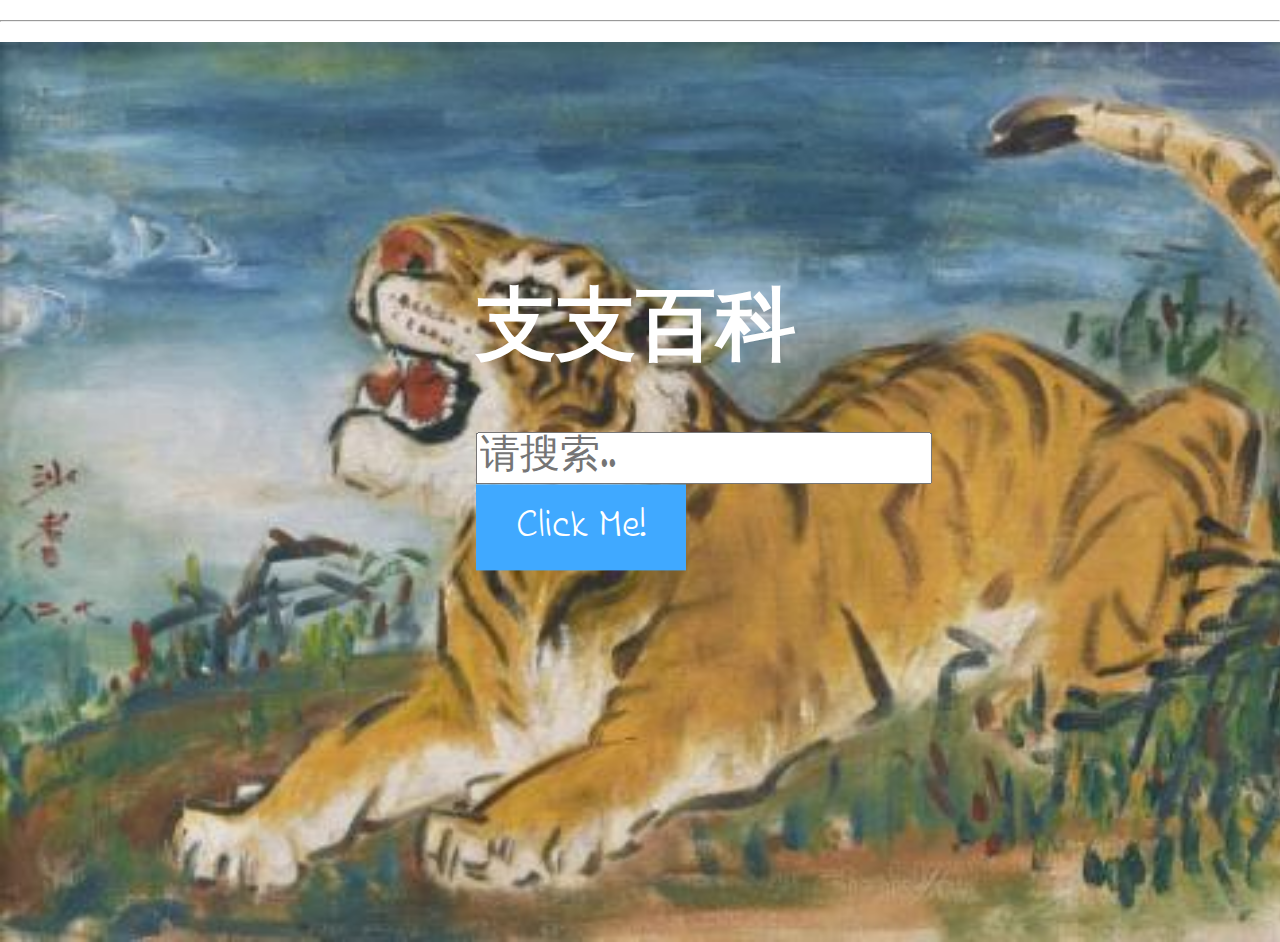
<file: index.html>
<!DOCTYPE html>
<html lang="en">
<head>
    <meta charset="UTF-8">
    <meta name="viewport" content="width=device-width, initial-scale=1.0">
    <title>虎_支支百科</title>
    <link href="https://fonts.font.im/css?family=Indie+Flower" rel="stylesheet"> 
    <link rel="stylesheet" href="style.css">
    <link rel="stylesheet" href="nomalize.css">
</head>
<body>
    <hr>
    <section class="hero_image">
        <div class="hero_wrapper">
            <h1>支支百科</h1>
            <form>
                <input type="text" name="搜索" placeholder="请搜索..">
            </form>
            <a href="page01.html"><button >Click Me!</button></a>
        </div>
    </section>
</body>
</html>
</file>
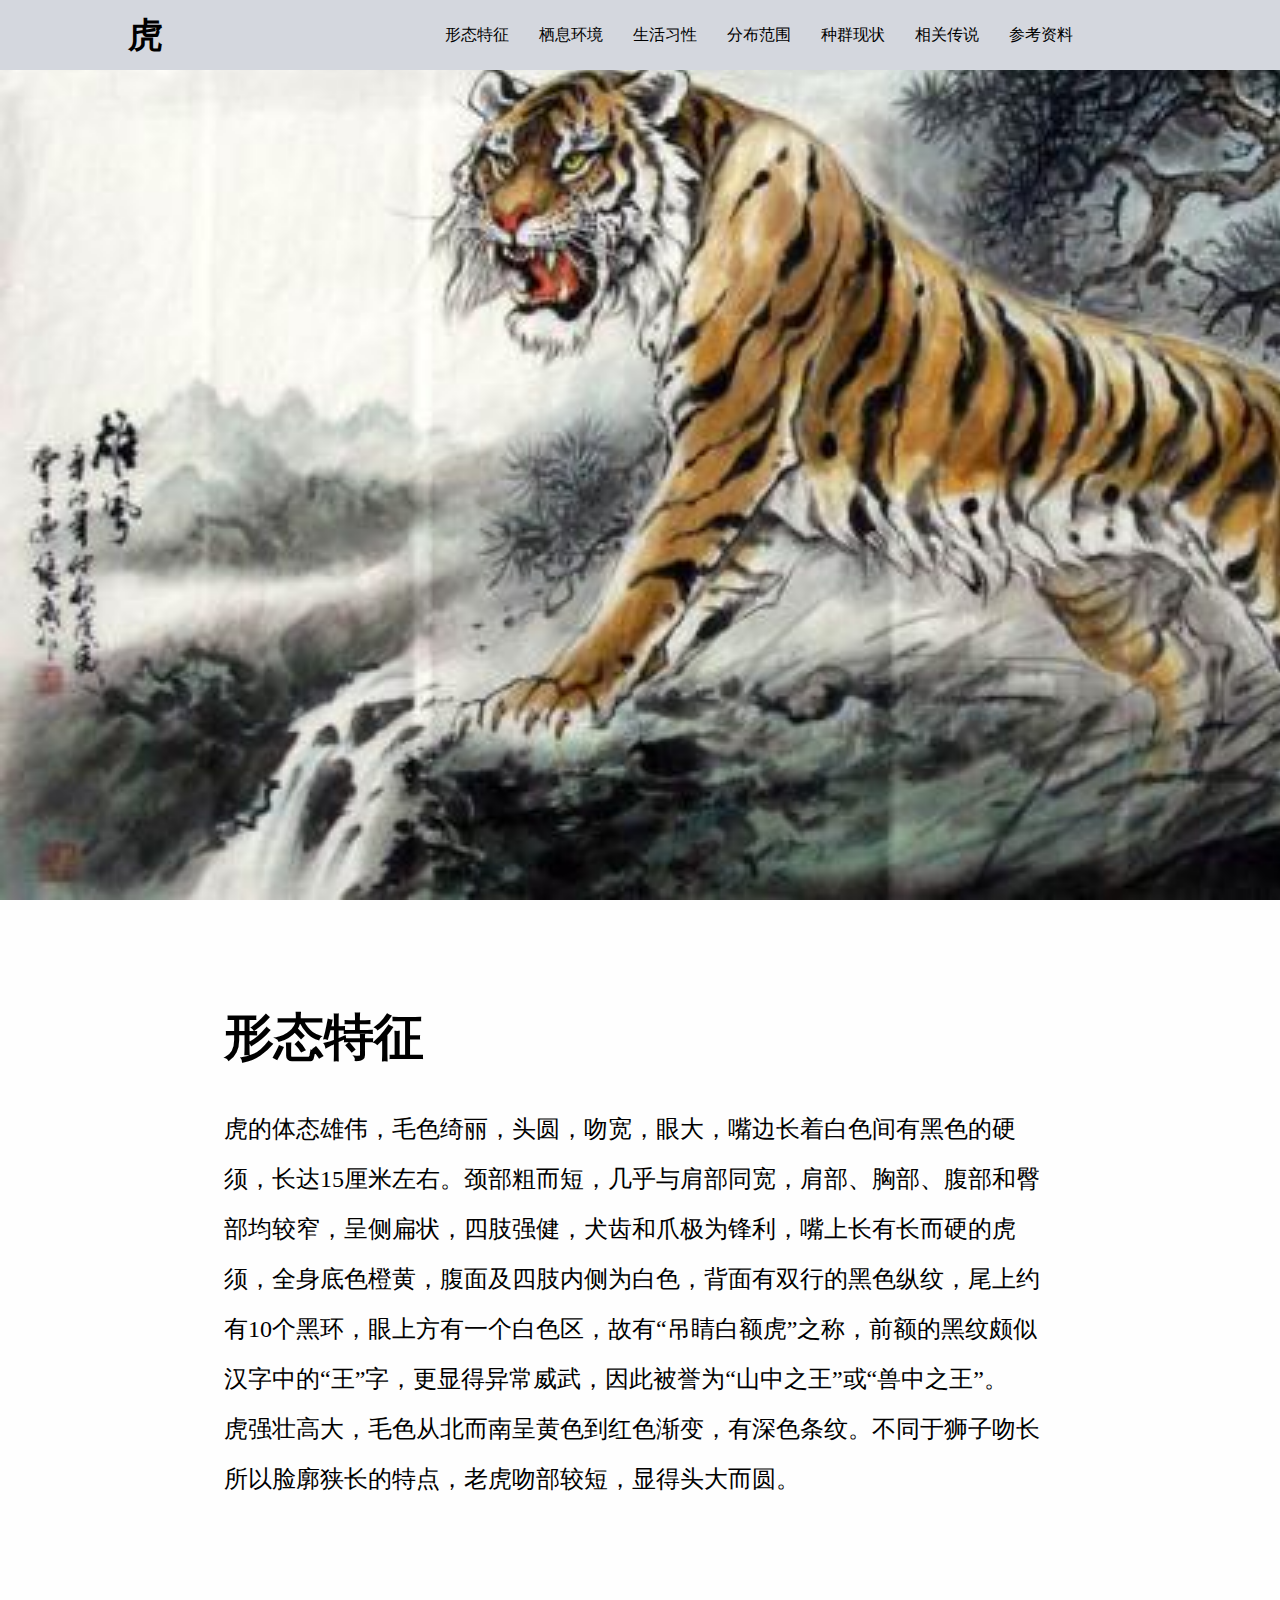
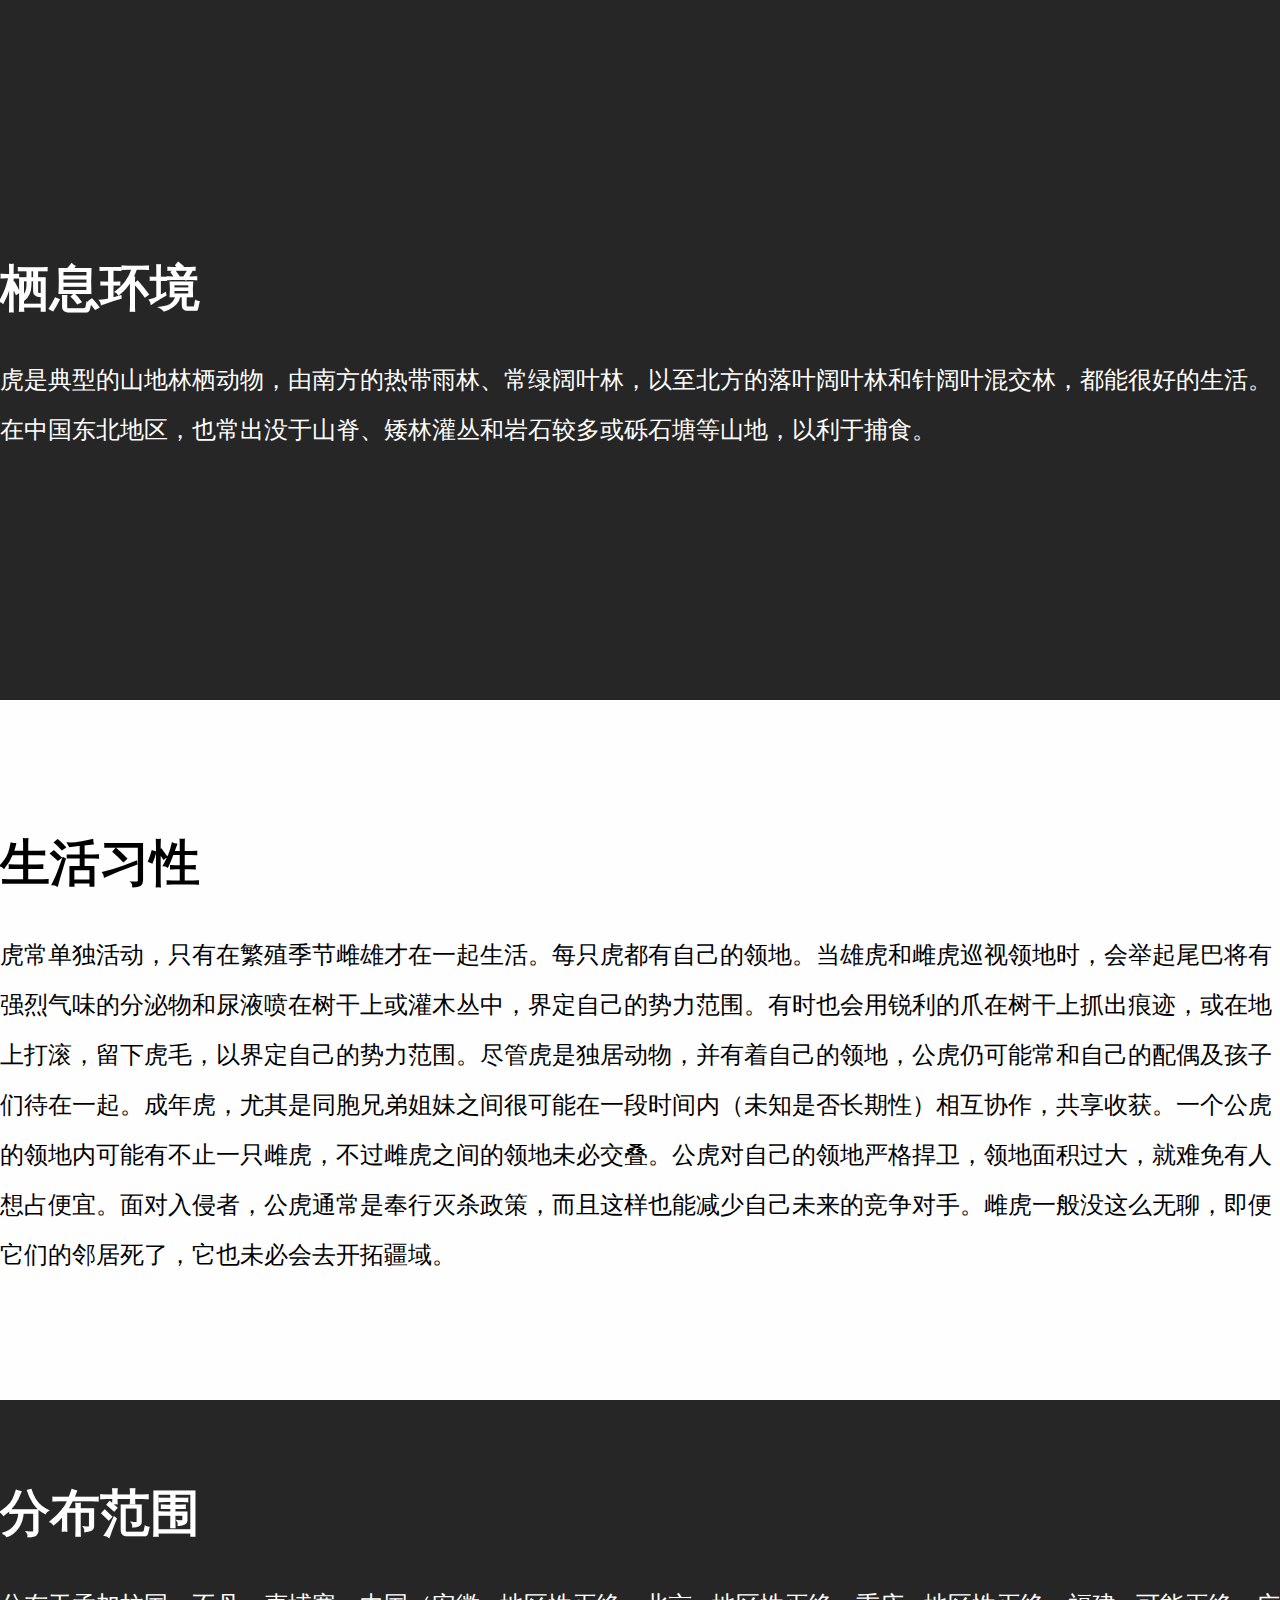
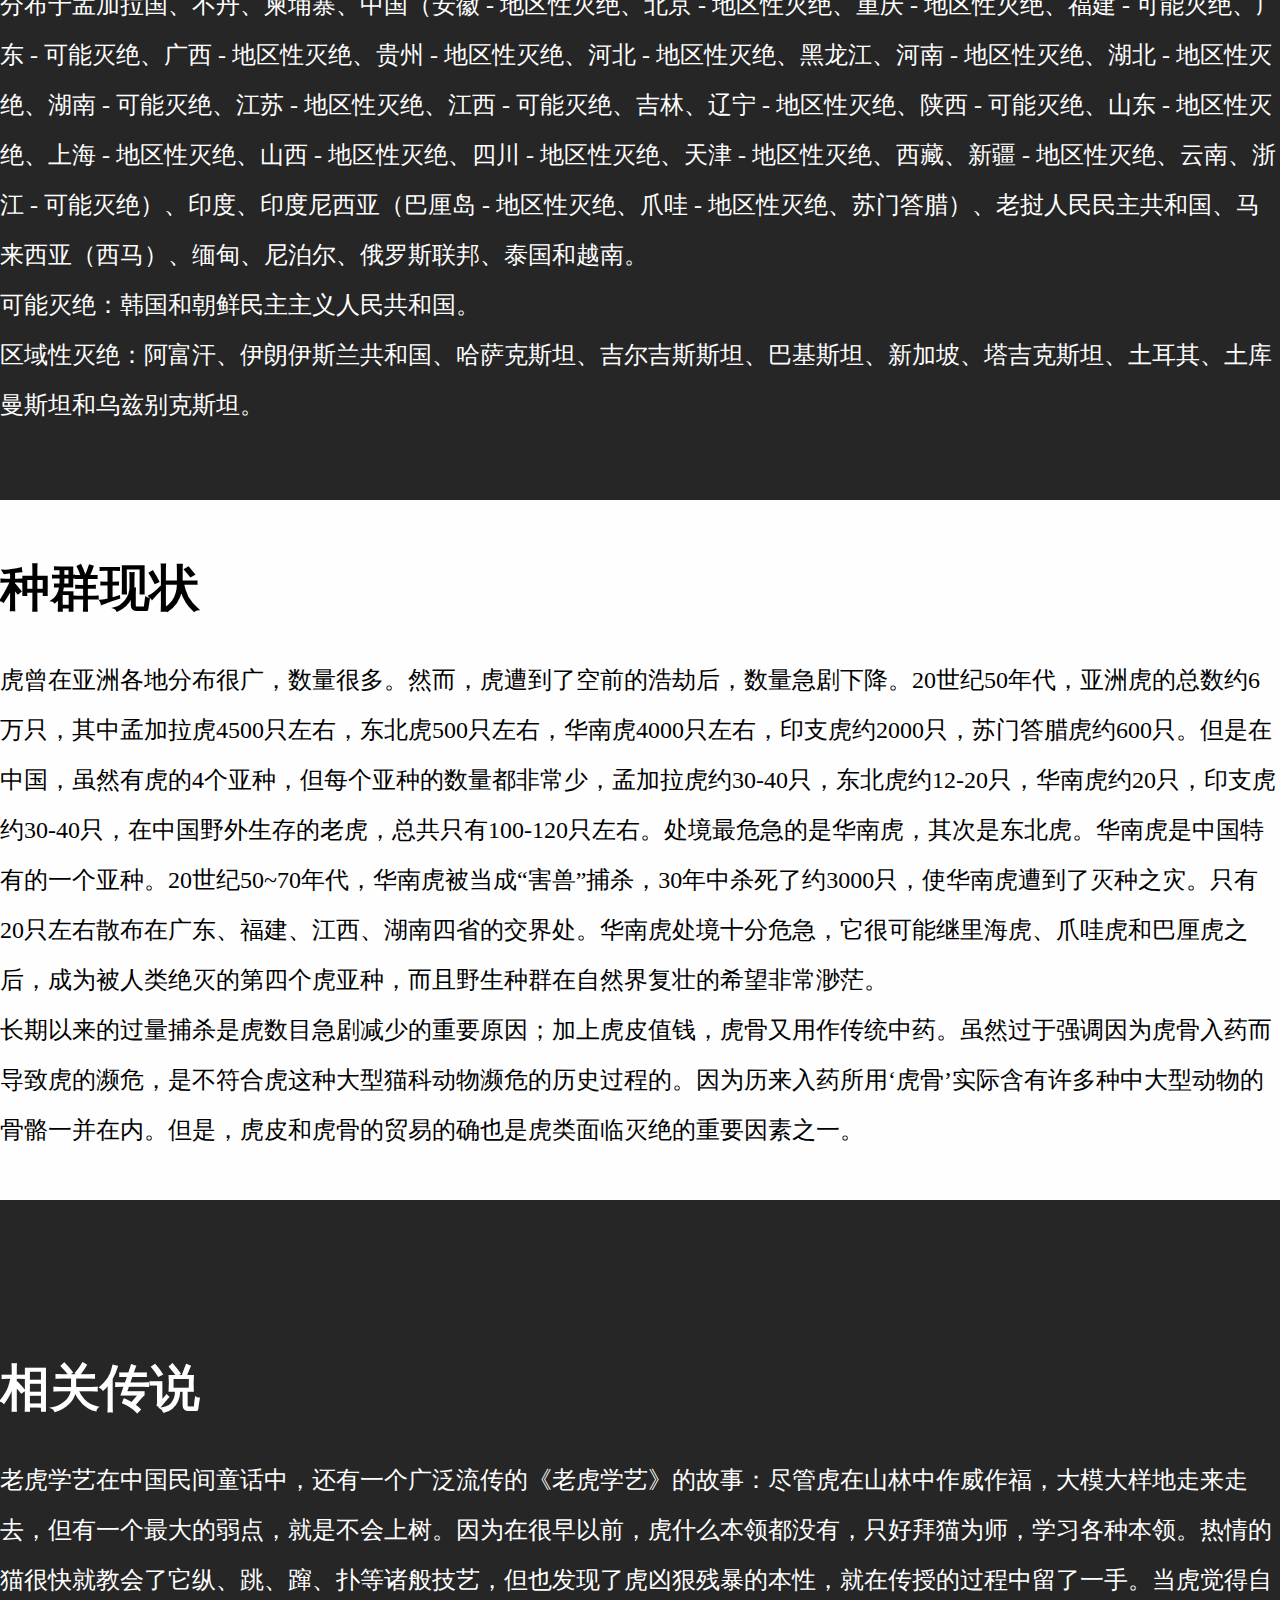
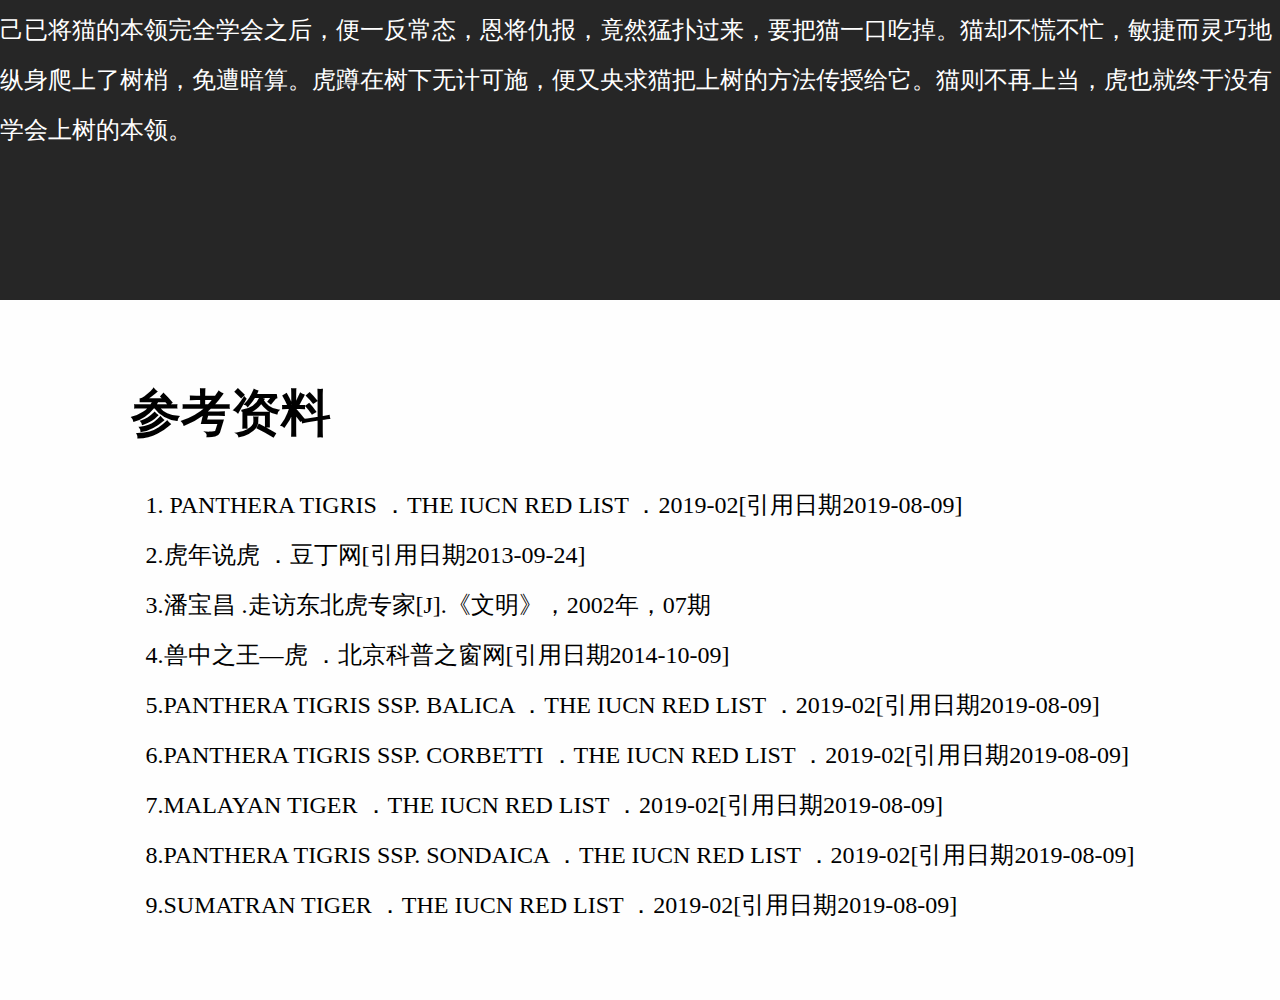
<file: page01.html>
<!DOCTYPE html>
<html lang="en">
<head>
    <meta charset="UTF-8">
    <meta name="viewport" content="width=device-width, initial-scale=1.0">
    <title>认识老虎_支支百科</title>
    <link rel="stylesheet" href="style01.css">
</head>
<body>
    <div class="navbar">
        <div class="logo">虎</div>
        <ul class="nav">
            <li><a href="#home"></a></li>
            <li><a href="#形态特征">形态特征</a></li>
            <li><a href="#栖息环境">栖息环境</a></li>
            <li><a href="#生活习性">生活习性</a></li>
            <li><a href="#分布范围">分布范围</a></li>
            <li><a href="#种群现状">种群现状</a></li>
            <li><a href="#相关传说">相关传说</a></li>
            <li><a href="#参考资料">参考资料</a></li>
        </ul>
    </div>
    <div class="banner-area" id="">
    </div>
    <div class="xing-area" id="形态特征">
        <div class="text-part">
            <h1>形态特征</h1>
            <p>虎的体态雄伟，毛色绮丽，头圆，吻宽，眼大，嘴边长着白色间有黑色的硬须，长达15厘米左右。颈部粗而短，几乎与肩部同宽，肩部、胸部、腹部和臀部均较窄，呈侧扁状，四肢强健，犬齿和爪极为锋利，嘴上长有长而硬的虎须，全身底色橙黄，腹面及四肢内侧为白色，背面有双行的黑色纵纹，尾上约有10个黑环，眼上方有一个白色区，故有“吊睛白额虎”之称，前额的黑纹颇似汉字中的“王”字，更显得异常威武，因此被誉为“山中之王”或“兽中之王”。<br>
                虎强壮高大，毛色从北而南呈黄色到红色渐变，有深色条纹。不同于狮子吻长所以脸廓狭长的特点，老虎吻部较短，显得头大而圆。</p>
        </div>
    </div>
    <div class="qi-area" id="栖息环境">
        <div class="text-area">
            <h1>栖息环境</h1>
            <p>
                虎是典型的山地林栖动物，由南方的热带雨林、常绿阔叶林，以至北方的落叶阔叶林和针阔叶混交林，都能很好的生活。在中国东北地区，也常出没于山脊、矮林灌丛和岩石较多或砾石塘等山地，以利于捕食。</p>
        </div>
    </div>
    <div class="sheng-area" id="生活习性">
        <div class="text-area">
            <h1>生活习性</h1>
            <p>虎常单独活动，只有在繁殖季节雌雄才在一起生活。每只虎都有自己的领地。当雄虎和雌虎巡视领地时，会举起尾巴将有强烈气味的分泌物和尿液喷在树干上或灌木丛中，界定自己的势力范围。有时也会用锐利的爪在树干上抓出痕迹，或在地上打滚，留下虎毛，以界定自己的势力范围。尽管虎是独居动物，并有着自己的领地，公虎仍可能常和自己的配偶及孩子们待在一起。成年虎，尤其是同胞兄弟姐妹之间很可能在一段时间内（未知是否长期性）相互协作，共享收获。一个公虎的领地内可能有不止一只雌虎，不过雌虎之间的领地未必交叠。公虎对自己的领地严格捍卫，领地面积过大，就难免有人想占便宜。面对入侵者，公虎通常是奉行灭杀政策，而且这样也能减少自己未来的竞争对手。雌虎一般没这么无聊，即便它们的邻居死了，它也未必会去开拓疆域。</p>
            
        </div>
    </div>
    <div class="fen-area" id="分布范围">
       <div class="text-area">
            <h1>分布范围</h1>
            <p>分布于孟加拉国、不丹、柬埔寨、中国（安徽 - 地区性灭绝、北京 - 地区性灭绝、重庆 - 地区性灭绝、福建 - 可能灭绝、广东 - 可能灭绝、广西 - 地区性灭绝、贵州 - 地区性灭绝、河北 - 地区性灭绝、黑龙江、河南 - 地区性灭绝、湖北 - 地区性灭绝、湖南 - 可能灭绝、江苏 - 地区性灭绝、江西 - 可能灭绝、吉林、辽宁 - 地区性灭绝、陕西 - 可能灭绝、山东 - 地区性灭绝、上海 - 地区性灭绝、山西 - 地区性灭绝、四川 - 地区性灭绝、天津 - 地区性灭绝、西藏、新疆 - 地区性灭绝、云南、浙江 - 可能灭绝）、印度、印度尼西亚（巴厘岛 - 地区性灭绝、爪哇 - 地区性灭绝、苏门答腊）、老挝人民民主共和国、马来西亚（西马）、缅甸、尼泊尔、俄罗斯联邦、泰国和越南。<br>
                可能灭绝：韩国和朝鲜民主主义人民共和国。<br>
                区域性灭绝：阿富汗、伊朗伊斯兰共和国、哈萨克斯坦、吉尔吉斯斯坦、巴基斯坦、新加坡、塔吉克斯坦、土耳其、土库曼斯坦和乌兹别克斯坦。</p>
        </div>
    </div>
    <div class="zhong-area" id="种群现状">
         <div class="text-raea">
            <h1>种群现状</h1>
            <p>
                虎曾在亚洲各地分布很广，数量很多。然而，虎遭到了空前的浩劫后，数量急剧下降。20世纪50年代，亚洲虎的总数约6万只，其中孟加拉虎4500只左右，东北虎500只左右，华南虎4000只左右，印支虎约2000只，苏门答腊虎约600只。但是在中国，虽然有虎的4个亚种，但每个亚种的数量都非常少，孟加拉虎约30-40只，东北虎约12-20只，华南虎约20只，印支虎约30-40只，在中国野外生存的老虎，总共只有100-120只左右。处境最危急的是华南虎，其次是东北虎。华南虎是中国特有的一个亚种。20世纪50~70年代，华南虎被当成“害兽”捕杀，30年中杀死了约3000只，使华南虎遭到了灭种之灾。只有20只左右散布在广东、福建、江西、湖南四省的交界处。华南虎处境十分危急，它很可能继里海虎、爪哇虎和巴厘虎之后，成为被人类绝灭的第四个虎亚种，而且野生种群在自然界复壮的希望非常渺茫。<br>
                长期以来的过量捕杀是虎数目急剧减少的重要原因；加上虎皮值钱，虎骨又用作传统中药。虽然过于强调因为虎骨入药而导致虎的濒危，是不符合虎这种大型猫科动物濒危的历史过程的。因为历来入药所用‘虎骨’实际含有许多种中大型动物的骨骼一并在内。但是，虎皮和虎骨的贸易的确也是虎类面临灭绝的重要因素之一。</p>
        </div>
    </div>
    <div class="xiang-area" id="相关传说">
            <div class="text-area">
                <h1>相关传说</h1>
                <p>老虎学艺在中国民间童话中，还有一个广泛流传的《老虎学艺》的故事：尽管虎在山林中作威作福，大模大样地走来走去，但有一个最大的弱点，就是不会上树。因为在很早以前，虎什么本领都没有，只好拜猫为师，学习各种本领。热情的猫很快就教会了它纵、跳、蹿、扑等诸般技艺，但也发现了虎凶狠残暴的本性，就在传授的过程中留了一手。当虎觉得自己已将猫的本领完全学会之后，便一反常态，恩将仇报，竟然猛扑过来，要把猫一口吃掉。猫却不慌不忙，敏捷而灵巧地纵身爬上了树梢，免遭暗算。虎蹲在树下无计可施，便又央求猫把上树的方法传授给它。猫则不再上当，虎也就终于没有学会上树的本领。</p>
            </div>
        </div>
        <div class="can-area" id="参考资料">
            <div class="text-area">
                <h1>参考资料</h1>
                <p>
                    <a href="https://baike.baidu.com/reference/865/9172YmZWu1tQEPyv4GR2FngqllObx3nNVAC3Tza2DQJ0vbNAFmBSoVgC0-YfYpsQSib4VHxbtbnXIa82h0qyyBdPafCEb21qWyCmbRRYwQ" target="_blank" rel="noopener noreferrer">1. Panthera tigris  ．The IUCN Red List ．2019-02[引用日期2019-08-09]</a> <br>
                    <a href="https://baike.baidu.com/reference/865/b43fk3cdSoNlDdcJb7zsObSRJmcfJEY8UFLCwAkNyWvyNlGoQbF2wrz5bfmjm-i17PyBsHW4TJQ2Al9_iTWNPy_e" target="_blank" rel="noopener noreferrer">2.虎年说虎  ．豆丁网[引用日期2013-09-24]</a> <br>
                    <a>3.潘宝昌 .走访东北虎专家[J].《文明》，2002年，07期</a>  <br>
                    <a href="https://baike.baidu.com/reference/865/95b4OhIXrXN0etNnNCPCoEtWUjykN3Fr9wiDWciDy-3FxR5rn1t_aF0Iz3VgAXCeLshOpO6cG0WNR80fWpZeTousSnheG8iWgXytHC-amiL2sf8iumw" target="_blank" rel="noopener noreferrer">4.兽中之王—虎  ．北京科普之窗网[引用日期2014-10-09]</a> <br>
                    <a href="https://baike.baidu.com/reference/865/2140DGPGzsoohi2obLQrxKvBvevETYV_0FymAR6g0SA4Tqj5vGX_MVOjZ8HNVlWmgUbboZn_EpzzMaS0IqlHUiMfoNd6jP1n8ySVvoNU6w" target="_blank" rel="noopener noreferrer">5.Panthera tigris ssp. balica  ．The IUCN Red List ．2019-02[引用日期2019-08-09]</a> <br>
                    <a href="https://baike.baidu.com/reference/865/e806r3bM_nrvLKxUCvASgkpIZRMPE9cSoPB6hAdWvTeDU1dWbp4YXwVVt0MeLmX4o3zSdZgIRKRyMTigTP_zREKcETbw3zEi03zt90O51Q" target="_blank" rel="noopener noreferrer">6.Panthera tigris ssp. corbetti  ．The IUCN Red List ．2019-02[引用日期2019-08-09]</a> <br>
                    <a href="https://baike.baidu.com/reference/865/0834wDmwQObLTwLjy9q3VaY9npb3wfpRYBJocyYqMMJ7pmz3ktx2h1QOhOlI8WCA3jpsw5aCZHBvmbUzJjvs1Mq7Yr3M7SCpqQRNNGZssjk" target="_blank" rel="noopener noreferrer">7.Malayan Tiger  ．The IUCN Red List ．2019-02[引用日期2019-08-09]</a> <br>
                    <a href="https://baike.baidu.com/reference/865/1996E-9PHGwzOqQpnFJL5nnq72b6-vkku-pDJ6nEPpTcmDsByHz_cnG6-NujqdryltGv8z7tyFAYS-VJrSst5Tqkd1f4AnTh2VN_zNb66g" target="_blank" rel="noopener noreferrer">8.Panthera tigris ssp. sondaica  ．The IUCN Red List ．2019-02[引用日期2019-08-09]</a> <br>
                    <a href="https://baike.baidu.com/reference/865/0693fZ1SPpRRkwxMnLzFfzICYlEVqPd57LkbnX_dVQCNuGlVPY4YQcF6TTcvihmUe1dP0J1R3Lr3zAAtS3wT0Gvu9V7DgTwPzfO-Fnmk" target="_blank" rel="noopener noreferrer">9.Sumatran Tiger  ．The IUCN Red List ．2019-02[引用日期2019-08-09]</a></p>
            </div>
        </div>
</body>
</html>
</file>
<file: style.css>
body
{background: white;
    font-family: 'Indie Flower', cursive;
    font-size: 40px;
}

.hero_image{
    background: url(老虎背景.jpg) no-repeat;
    background-size: cover;
    height: 100vh;
    position: relative;
}

.hero_wrapper{
    color:white;
    position: absolute;
    left: 55%;
    top: 40%;
    transform: translate(-50%,-50%);
}
button{
    z-index: 1;
    color: white;
    background: #40a9ff;
    outline: none;
    border: none;
    padding: 0.5em 1em;
}
button:hover{
    cursor: pointer;
    animation: jelly 0.5s;
}
@keyframes jelly{
    0%,
    100%{
        transform: scale(1, 1);

    }
    25%,
    75%{
        transform: scale(0.9, 1.1);
    }
    50%{
        transform: scale(1.1, 0.9);
    }
}

.form{
    width: 100px;
    height: 8px;
    top: 40%;
    left: 50%;
}
</file>
<file: style01.css>
body{
    margin: 0;
    padding: 0;
    font-family: Poppins;
}
.navbar{
    position: fixed;
    display: flex;
    justify-content: center;
    align-items: center;
    flex-direction: row;
    flex-wrap: wrap;
    background-color: #d4d7de;
    width: 100%;
    height: 70px;
    z-index: 1;
}
.nav{
    display: flex;
    justify-content: right;
    list-style: none;
    margin-right: 15%;
}
.logo{
    flex: 1 1 auto;
    margin-left: 10%;
    text-transform: uppercase;
    letter-spacing: 1px;
    font-weight: bold;
    font-size: 35px;
}
a{
    margin: 15px;
    color: #000;
    text-decoration: none;
    text-transform: uppercase;
}
a:hover{
    color: #000;    
}

.banner-area{
    position: relative;
    background-image: url(虎2.jpg);
    width: 100%;
    height: 100vh;
    background-repeat: no-repeat;
    -webkit-background-size: cover;
    background-size: cover;
}
.xing-area, .qi-area, .sheng-area, .fen-area, .zhong-area,.xiang-area,.can-area{
    position: relative;
    display: flex;
    justify-content: space-around;
    align-items: center;
    flex-wrap: wrap;
    flex-direction: row;
    width: 100%;
    height: 700px;
}
.text-part{
    width: 65%;
    height: 80%;
}
h1{
    font-size: 50px;
    font-family: Audiowide;
}
p{
    font-size: 24px;
    line-height: 50px;
}
.xing-area, .sheng-area, .zhong-area,.can-area{
    background: #fefefe;
}
.qi-area, .fen-area,.xiang-area{
    background: #262626;
    color: #fff;

}
</file>
<file: nomalize.css>
/*! normalize.css v8.0.1 | MIT License | github.com/necolas/normalize.css */

/* Document
   ========================================================================== */

/**
 * 1. Correct the line height in all browsers.
 * 2. Prevent adjustments of font size after orientation changes in iOS.
 */

 html {
    line-height: 1.15; /* 1 */
    -webkit-text-size-adjust: 100%; /* 2 */
  }
  
  /* Sections
     ========================================================================== */
  
  /**
   * Remove the margin in all browsers.
   */
  
  body {
    margin: 0;
  }
  
  /**
   * Render the `main` element consistently in IE.
   */
  
  main {
    display: block;
  }
  
  /**
   * Correct the font size and margin on `h1` elements within `section` and
   * `article` contexts in Chrome, Firefox, and Safari.
   */
  
  h1 {
    font-size: 2em;
    margin: 0.67em 0;
  }
  
  /* Grouping content
     ========================================================================== */
  
  /**
   * 1. Add the correct box sizing in Firefox.
   * 2. Show the overflow in Edge and IE.
   */
  
  hr {
    box-sizing: content-box; /* 1 */
    height: 0; /* 1 */
    overflow: visible; /* 2 */
  }
  
  /**
   * 1. Correct the inheritance and scaling of font size in all browsers.
   * 2. Correct the odd `em` font sizing in all browsers.
   */
  
  pre {
    font-family: monospace, monospace; /* 1 */
    font-size: 1em; /* 2 */
  }
  
  /* Text-level semantics
     ========================================================================== */
  
  /**
   * Remove the gray background on active links in IE 10.
   */
  
  a {
    background-color: transparent;
  }
  
  /**
   * 1. Remove the bottom border in Chrome 57-
   * 2. Add the correct text decoration in Chrome, Edge, IE, Opera, and Safari.
   */
  
  abbr[title] {
    border-bottom: none; /* 1 */
    text-decoration: underline; /* 2 */
    text-decoration: underline dotted; /* 2 */
  }
  
  /**
   * Add the correct font weight in Chrome, Edge, and Safari.
   */
  
  b,
  strong {
    font-weight: bolder;
  }
  
  /**
   * 1. Correct the inheritance and scaling of font size in all browsers.
   * 2. Correct the odd `em` font sizing in all browsers.
   */
  
  code,
  kbd,
  samp {
    font-family: monospace, monospace; /* 1 */
    font-size: 1em; /* 2 */
  }
  
  /**
   * Add the correct font size in all browsers.
   */
  
  small {
    font-size: 80%;
  }
  
  /**
   * Prevent `sub` and `sup` elements from affecting the line height in
   * all browsers.
   */
  
  sub,
  sup {
    font-size: 75%;
    line-height: 0;
    position: relative;
    vertical-align: baseline;
  }
  
  sub {
    bottom: -0.25em;
  }
  
  sup {
    top: -0.5em;
  }
  
  /* Embedded content
     ========================================================================== */
  
  /**
   * Remove the border on images inside links in IE 10.
   */
  
  img {
    border-style: none;
  }
  
  /* Forms
     ========================================================================== */
  
  /**
   * 1. Change the font styles in all browsers.
   * 2. Remove the margin in Firefox and Safari.
   */
  
  button,
  input,
  optgroup,
  select,
  textarea {
    font-family: inherit; /* 1 */
    font-size: 100%; /* 1 */
    line-height: 1.15; /* 1 */
    margin: 0; /* 2 */
  }
  
  /**
   * Show the overflow in IE.
   * 1. Show the overflow in Edge.
   */
  
  button,
  input { /* 1 */
    overflow: visible;
  }
  
  /**
   * Remove the inheritance of text transform in Edge, Firefox, and IE.
   * 1. Remove the inheritance of text transform in Firefox.
   */
  
  button,
  select { /* 1 */
    text-transform: none;
  }
  
  /**
   * Correct the inability to style clickable types in iOS and Safari.
   */
  
  button,
  [type="button"],
  [type="reset"],
  [type="submit"] {
    -webkit-appearance: button;
  }
  
  /**
   * Remove the inner border and padding in Firefox.
   */
  
  button::-moz-focus-inner,
  [type="button"]::-moz-focus-inner,
  [type="reset"]::-moz-focus-inner,
  [type="submit"]::-moz-focus-inner {
    border-style: none;
    padding: 0;
  }
  
  /**
   * Restore the focus styles unset by the previous rule.
   */
  
  button:-moz-focusring,
  [type="button"]:-moz-focusring,
  [type="reset"]:-moz-focusring,
  [type="submit"]:-moz-focusring {
    outline: 1px dotted ButtonText;
  }
  
  /**
   * Correct the padding in Firefox.
   */
  
  fieldset {
    padding: 0.35em 0.75em 0.625em;
  }
  
  /**
   * 1. Correct the text wrapping in Edge and IE.
   * 2. Correct the color inheritance from `fieldset` elements in IE.
   * 3. Remove the padding so developers are not caught out when they zero out
   *    `fieldset` elements in all browsers.
   */
  
  legend {
    box-sizing: border-box; /* 1 */
    color: inherit; /* 2 */
    display: table; /* 1 */
    max-width: 100%; /* 1 */
    padding: 0; /* 3 */
    white-space: normal; /* 1 */
  }
  
  /**
   * Add the correct vertical alignment in Chrome, Firefox, and Opera.
   */
  
  progress {
    vertical-align: baseline;
  }
  
  /**
   * Remove the default vertical scrollbar in IE 10+.
   */
  
  textarea {
    overflow: auto;
  }
  
  /**
   * 1. Add the correct box sizing in IE 10.
   * 2. Remove the padding in IE 10.
   */
  
  [type="checkbox"],
  [type="radio"] {
    box-sizing: border-box; /* 1 */
    padding: 0; /* 2 */
  }
  
  /**
   * Correct the cursor style of increment and decrement buttons in Chrome.
   */
  
  [type="number"]::-webkit-inner-spin-button,
  [type="number"]::-webkit-outer-spin-button {
    height: auto;
  }
  
  /**
   * 1. Correct the odd appearance in Chrome and Safari.
   * 2. Correct the outline style in Safari.
   */
  
  [type="search"] {
    -webkit-appearance: textfield; /* 1 */
    outline-offset: -2px; /* 2 */
  }
  
  /**
   * Remove the inner padding in Chrome and Safari on macOS.
   */
  
  [type="search"]::-webkit-search-decoration {
    -webkit-appearance: none;
  }
  
  /**
   * 1. Correct the inability to style clickable types in iOS and Safari.
   * 2. Change font properties to `inherit` in Safari.
   */
  
  ::-webkit-file-upload-button {
    -webkit-appearance: button; /* 1 */
    font: inherit; /* 2 */
  }
  
  /* Interactive
     ========================================================================== */
  
  /*
   * Add the correct display in Edge, IE 10+, and Firefox.
   */
  
  details {
    display: block;
  }
  
  /*
   * Add the correct display in all browsers.
   */
  
  summary {
    display: list-item;
  }
  
  /* Misc
     ========================================================================== */
  
  /**
   * Add the correct display in IE 10+.
   */
  
  template {
    display: none;
  }
  
  /**
   * Add the correct display in IE 10.
   */
  
  [hidden] {
    display: none;
  }
</file>
